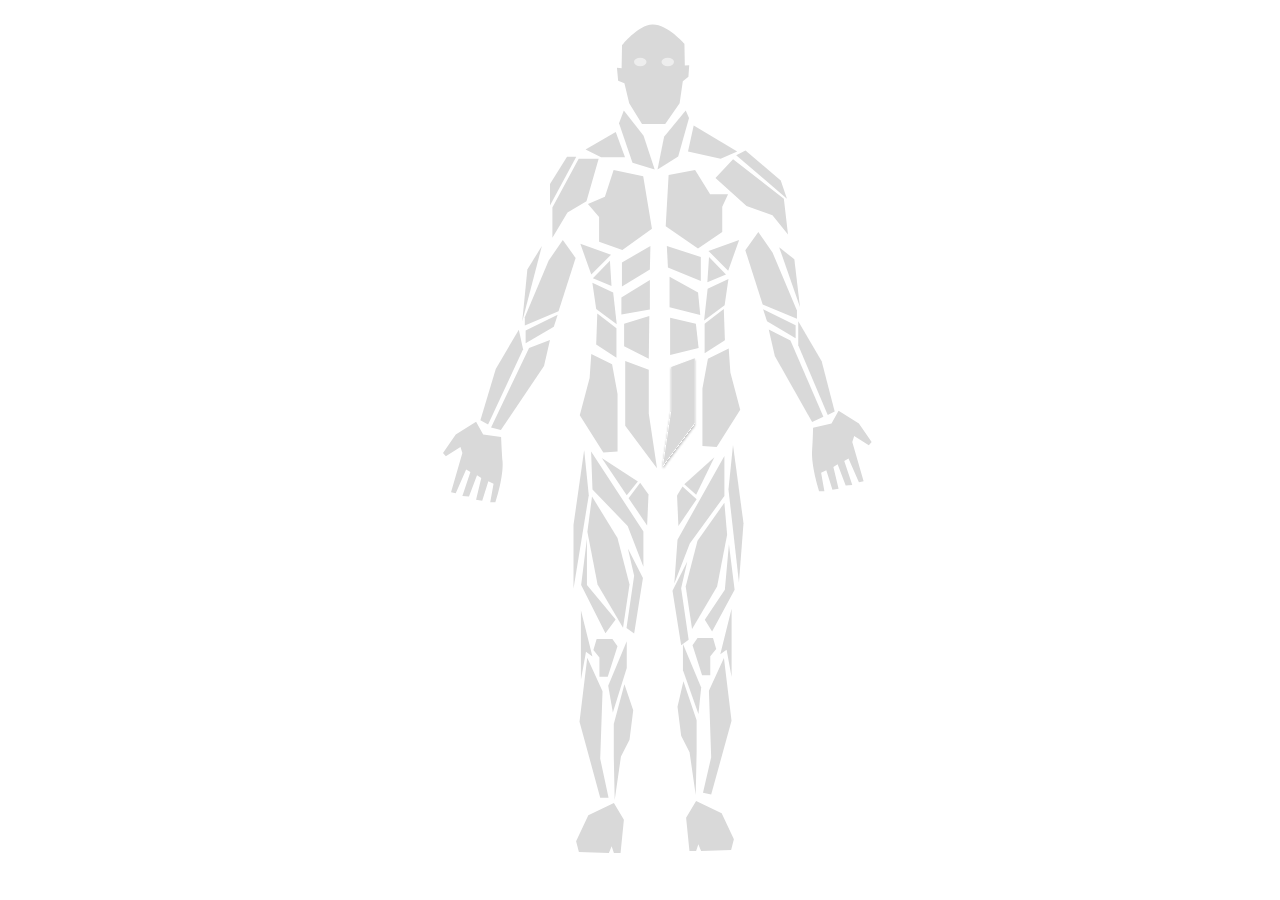
<file: index.html>
<!DOCTYPE html>
<html lang="en">
<head>
    <meta charset="UTF-8">
    <meta http-equiv="X-UA-Compatible" content="IE=edge">
    <meta name="viewport" content="width=device-width, initial-scale=1.0">
    <title>Document</title>
    <link rel="stylesheet" href="index.css">
</head>
<body>
    <div class="human-body">
        
        <svg id="head" width="80.3" height="100" viewBox="0 0 181 250" fill="none" xmlns="http://www.w3.org/2000/svg">
            <path d="M12.6756 53L11.663 110.643L0 109.49L3 142L18.663 148L30.6756 198L62.6756 250H120.676L156.676 198L164.676 143L178.676 132L180.676 103L169.676 104L168.676 49.0808C168.676 49.0808 125.105 -0.230752 88.6756 0.999954C52.7339 2.21418 12.6756 53 12.6756 53Z" fill="#D9D9D9"/>
        </svg>
            
        <svg id="orbit" width="40" height="10" viewBox="0 0 96 20" fill="none" xmlns="http://www.w3.org/2000/svg">
            <ellipse cx="15" cy="10" rx="15" ry="10" fill="#EEEEEE"/>
            <ellipse cx="81" cy="10" rx="15" ry="10" fill="#EEEEEE"/>
        </svg>

        <svg id="neck" width="70" height="80" viewBox="0 0 149 126" fill="none" xmlns="http://www.w3.org/2000/svg">
            <path d="M10.2703 0L52.2973 53.9L76 126L28.7568 111.3L0 27.3L10.2703 0Z" fill="#D9D9D9"/>
            <path d="M142 0L149 16L126 98L82 126L96 56L142 0Z" fill="#D9D9D9"/>
        </svg>

        <svg id="chest" width="150" height="80" viewBox="0 0 289 165" fill="none" xmlns="http://www.w3.org/2000/svg">
            <path d="M53 0L114 13L132 121L71 165L23 148V97L0 70L35 55L53 0Z" fill="#D9D9D9"/>
            <path d="M221 0L252 50.2069H289L277 76V128L227 162L160.407 116L166.407 10.2069L221 0Z" fill="#D9D9D9"/>
        </svg>
        
        <svg id="right-shoulder" width="75" height="110" viewBox="0 0 154 218" fill="none" xmlns="http://www.w3.org/2000/svg">
            <path d="M135 0L154 52H105L73 36L135 0Z" fill="#D9D9D9"/>
            <path d="M35 51H53.916L0 151.214V107L35 51Z" fill="#D9D9D9"/>
            <path d="M58.916 55.2145H99.916L74.916 142.214L35.916 165.214L4.91602 217.214V155.214L58.916 55.2145Z" fill="#D9D9D9"/>
        </svg>

        <svg id="right-arm" width="100" height="190" viewBox="0 0 223 445" fill="none" xmlns="http://www.w3.org/2000/svg">
            <path d="M193 0L223 42L183 167L104 200V181L160 48L193 0Z" fill="#D9D9D9"/>
            <path d="M144 14L98 191L110 69L144 14Z" fill="#D9D9D9"/>
            <path d="M181 175L172 203L106 242V212L181 175Z" fill="#D9D9D9"/>
            <path d="M90 210L100 256L18 432L0 422L36 302L90 210Z" fill="#D9D9D9"/>
            <path d="M163 234L149 295L48 445L25 439L114 253L163 234Z" fill="#D9D9D9"/>
        </svg>

        <svg id="right-hand" width="60" height="90" viewBox="0 0 127 170" fill="none" xmlns="http://www.w3.org/2000/svg">
            <path d="M70 0L85 27L123 32C123 32 124.421 62.7655 126 83C128.63 116.709 111 170 111 170H100L107 131L96 126L83 167L70 165L81 119L72 113L55 158L41 157L58 106L49 101L27 151L17 149L41 66L37 53L6 73L0 66L27 27L70 0Z" fill="#D9D9D9"/>
        </svg>

        <svg id="left-shoulder" width="100" height="110" viewBox="0 0 193 210" fill="none" xmlns="http://www.w3.org/2000/svg">
            <path d="M87 65L185 141L193 210L163 173L113 155L53 101L87 65Z" fill="#D9D9D9"/>
            <path d="M111 48L179 106L191 141L93 57L111 48Z" fill="#D9D9D9"/>
            <path d="M11 0L95 50L63 64L0 50L11 0Z" fill="#D9D9D9"/>
        </svg>

        <svg id="left-arm" width="100" height="190" viewBox="0 0 206 438" fill="none" xmlns="http://www.w3.org/2000/svg">
            <path d="M30 0L0 42L40 167L119 200V181L63 48L30 0Z" fill="#D9D9D9"/>
            <path d="M78 35L126 173L113 63L78 35Z" fill="#D9D9D9"/>
            <path d="M41 178L50 206L116 245V215L41 178Z" fill="#D9D9D9"/>
            <path d="M122 206V261L190 422L206 414L176 298L122 206Z" fill="#D9D9D9"/>
            <path d="M54 225L68 286L154 438L180 426L104 250L54 225Z" fill="#D9D9D9"/>
        </svg>
        
        <svg id="left-hand" width="60" height="170" viewBox="0 0 127 170" fill="none" xmlns="http://www.w3.org/2000/svg">
            <path d="M56.2675 0L41.2675 27L2.26746 36C2.26746 36 1.84616 62.7655 0.267456 83C-2.36253 116.709 15.2675 170 15.2675 170H26.2675L19.2675 131L30.2675 126L43.2675 167L56.2675 165L45.2675 119L54.2675 113L71.2675 158L85.2675 157L68.2675 106L77.2675 101L99.2675 151L109.267 149L85.2675 66L89.2675 53L120.267 73L126.267 66L99.2675 27L56.2675 0Z" fill="#D9D9D9"/>
        </svg>
            

        <svg id="abdomen" width="180" height="230" viewBox="0 0 293 420" fill="none" xmlns="http://www.w3.org/2000/svg">
            <path d="M129 11L128 54L77 85V41L129 11Z" fill="#D9D9D9"/>
            <path d="M128 73V127L76 136V105L128 73Z" fill="#D9D9D9"/>
            <path d="M127 139L126 217L81 194V153L127 139Z" fill="#D9D9D9"/>
            <path d="M126 237V317L141 417L83 339V221L126 237Z" fill="#D9D9D9"/>
            <g filter="url(#filter0_d_31_144)">
            <path d="M167 232V312L152 412L210 334V216L167 232Z" fill="#D9D9D9"/>
            </g>
            <path d="M159 11L221 31V75L161 50L159 11Z" fill="#D9D9D9"/>
            <path d="M164 67L216 96L220 137L164 123V67Z" fill="#D9D9D9"/>
            <path d="M212 153L217 197L165 210V142L212 153Z" fill="#D9D9D9"/>
            <path d="M57 27L21 63L1 7L57 27Z" fill="#D9D9D9"/>
            <path d="M55 38L58 84L24 70L55 38Z" fill="#D9D9D9"/>
            <path d="M61 96L67.5 154L30 126L23 78L61 96Z" fill="#D9D9D9"/>
            <path d="M67 161V215L30 191L32 134L67 161Z" fill="#D9D9D9"/>
            <path d="M59 227L69 281V386L43 388L0 320L18 252L21 208L59 227Z" fill="#D9D9D9"/>
            <path d="M235 20L271 56L291 0L235 20Z" fill="#D9D9D9"/>
            <path d="M236 31L233 77L267 63L236 31Z" fill="#D9D9D9"/>
            <path d="M233.5 89L227 147L264.5 119L271.5 71L233.5 89Z" fill="#D9D9D9"/>
            <path d="M228 153V207L265 183L263 126L228 153Z" fill="#D9D9D9"/>
            <path d="M234 217L224 271V376L250 378L293 310L275 242L272 198L234 217Z" fill="#D9D9D9"/>
            <defs>
            <filter id="filter0_d_31_144" x="148" y="216" width="66" height="204" filterUnits="userSpaceOnUse" color-interpolation-filters="sRGB">
            <feFlood flood-opacity="0" result="BackgroundImageFix"/>
            <feColorMatrix in="SourceAlpha" type="matrix" values="0 0 0 0 0 0 0 0 0 0 0 0 0 0 0 0 0 0 127 0" result="hardAlpha"/>
            <feOffset dy="4"/>
            <feGaussianBlur stdDeviation="2"/>
            <feComposite in2="hardAlpha" operator="out"/>
            <feColorMatrix type="matrix" values="0 0 0 0 0 0 0 0 0 0 0 0 0 0 0 0 0 0 0.25 0"/>
            <feBlend mode="normal" in2="BackgroundImageFix" result="effect1_dropShadow_31_144"/>
            <feBlend mode="normal" in="SourceGraphic" in2="effect1_dropShadow_31_144" result="shape"/>
            </filter>
            </defs>
        </svg>

        <svg id="right-leg" width="162" height="350" viewBox="0 0 162 756" fill="none" xmlns="http://www.w3.org/2000/svg">
            <path d="M23.0673 0L33 97.5L0 299.5V162L23.0673 0Z" fill="#D9D9D9"/>
            <path d="M38 3.5L151 176V252L117 164L41 85.5L38 3.5Z" fill="#D9D9D9"/>
            <path d="M40 100.5L95 190L121 290.5L107 384L52 290.5L30 176.5L40 100.5Z" fill="#D9D9D9"/>
            <path d="M117.5 212.5L150 276.5L131 396.5L114.5 384.5L131 271.5L117.5 212.5Z" fill="#D9D9D9"/>
            <path d="M29.0001 191.5V291.5L91.0001 366L69.0001 396L16.5315 291.5L29.0001 191.5Z" fill="#D9D9D9"/>
            <path d="M61 17.5L139 68L115 98L61 17.5Z" fill="#D9D9D9"/>
            <path d="M144 71L162 96.0333L159 163L119 104.033L144 71Z" fill="#D9D9D9"/>
            <path d="M16.0001 346L40.8465 446L27.0001 436L16 496L16.0001 346Z" fill="#D9D9D9"/>
            <path d="M50 408H84L95 424L74 490H56V448L43 432L50 408Z" fill="#D9D9D9"/>
            <path d="M115 413V471L85 567L75 509L115 413Z" fill="#D9D9D9"/>
            <path d="M29.7076 449L62.7076 521L57.7076 667L75.7076 751H57.7076L13 587L29.7076 449Z" fill="#D9D9D9"/>
            <path d="M110 506L129 562L121 626L102.5 662L89 756L87 662V592L110 506Z" fill="#D9D9D9"/>
        </svg>

        <svg id="right-foot" width="60" height="50" viewBox="0 0 86 90" fill="none" xmlns="http://www.w3.org/2000/svg">
            <path d="M68 0L86 30L80 90H68L64 78L59 90L5 88L0 69L22 22L68 0Z" fill="#D9D9D9"/>
        </svg>

        <svg id="left-leg" width="156" height="350" viewBox="0 0 156 769" fill="none" xmlns="http://www.w3.org/2000/svg">
            <path d="M132.933 0L123 97.5L146 302L156 172L132.933 0Z" fill="#D9D9D9"/>
            <path d="M114 24L11 208L4 304.5L38 216.5L114 112V24Z" fill="#D9D9D9"/>
            <path d="M114 127L55 210.5L29 311L43 404.5L98 311L120 197L114 127Z" fill="#D9D9D9"/>
            <path d="M32.5 256L-1.52588e-05 320L19 440L35.5 428L19 315L32.5 256Z" fill="#D9D9D9"/>
            <path d="M124 218L115 318L70.9999 384L86.9999 410L136.469 318L124 218Z" fill="#D9D9D9"/>
            <path d="M92 27L26 86.5L52 109.5L92 27Z" fill="#D9D9D9"/>
            <path d="M22 91L10 111.033L13 178L53 119.033L22 91Z" fill="#D9D9D9"/>
            <path d="M129.846 360L105 460L118.846 450L129.847 510L129.846 360Z" fill="#D9D9D9"/>
            <path d="M89 424H55L44 440L65 506H83V464L96 448L89 424Z" fill="#D9D9D9"/>
            <path d="M23 437V495L57 591L63 533L23 437Z" fill="#D9D9D9"/>
            <path d="M113 468L80 540L85 686L67 764L85 768L129.708 606L113 468Z" fill="#D9D9D9"/>
            <path d="M24 519L11 575L19 639L37.5 675L51 769L53 675V605L24 519Z" fill="#D9D9D9"/>
        </svg>

        <svg id="left-foot" width="60" height="50" viewBox="0 0 86 90" fill="none" xmlns="http://www.w3.org/2000/svg">
            <path d="M18 0L0 30L6 90H18L22 78L27 90L81 88L86 69L64 22L18 0Z" fill="#D9D9D9"/>
        </svg> 

    </div>
</body>
</html>
</file>
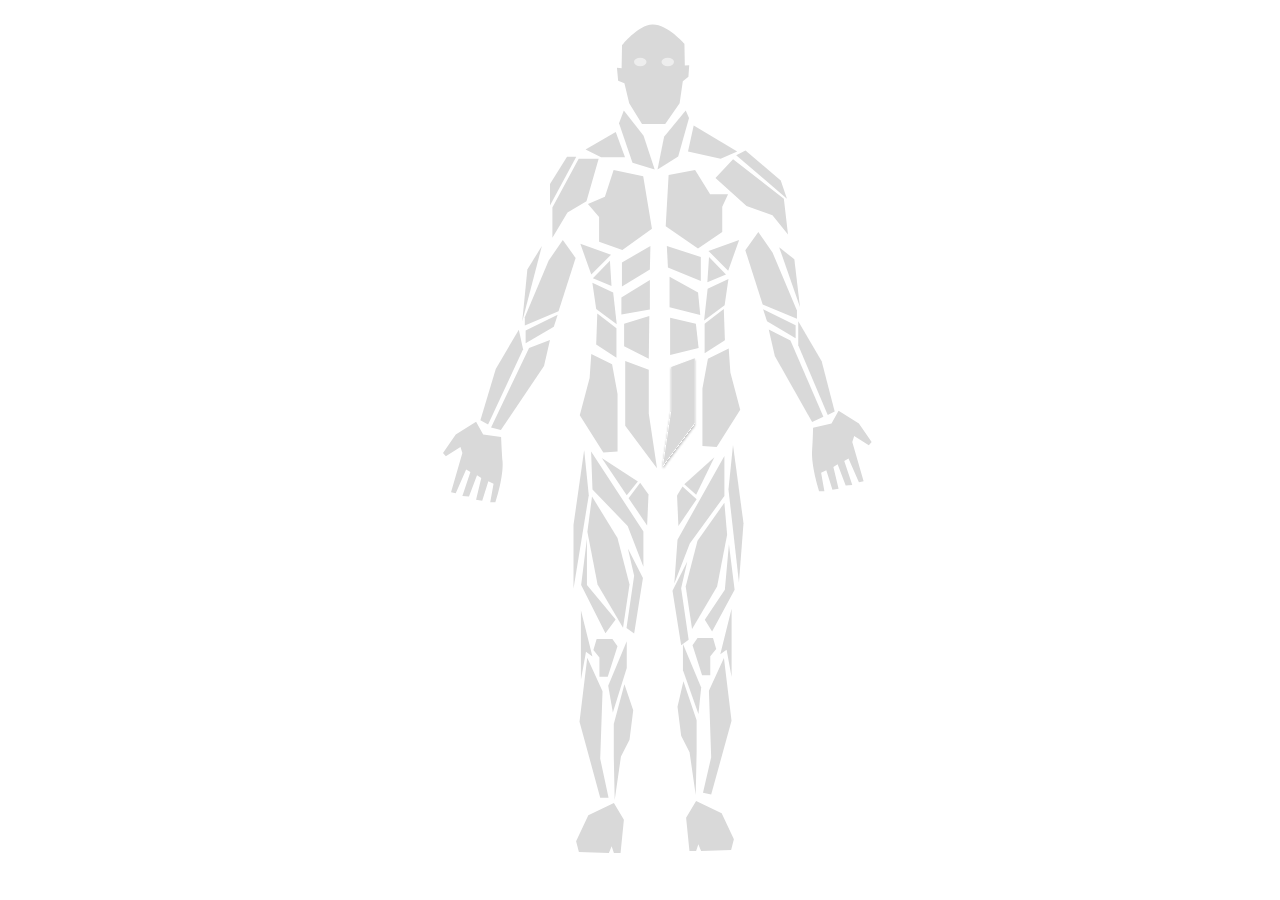
<file: adult.html>
<!DOCTYPE html>
<html lang="en">
<head>
    <meta charset="UTF-8">
    <meta http-equiv="X-UA-Compatible" content="IE=edge">
    <meta name="viewport" content="width=device-width, initial-scale=1.0">
    <title>Human Anatomy</title>
    <link rel="stylesheet" href="adult.css">
</head>
<body>
    <div class="human-body">
        
        <svg id="head" width="80.3" height="100" viewBox="0 0 181 250" fill="none" xmlns="http://www.w3.org/2000/svg">
            <path d="M12.6756 53L11.663 110.643L0 109.49L3 142L18.663 148L30.6756 198L62.6756 250H120.676L156.676 198L164.676 143L178.676 132L180.676 103L169.676 104L168.676 49.0808C168.676 49.0808 125.105 -0.230752 88.6756 0.999954C52.7339 2.21418 12.6756 53 12.6756 53Z" fill="#D9D9D9"/>
        </svg>
            
        <svg id="orbit" width="40" height="10" viewBox="0 0 96 20" fill="none" xmlns="http://www.w3.org/2000/svg">
            <ellipse cx="15" cy="10" rx="15" ry="10" fill="#EEEEEE"/>
            <ellipse cx="81" cy="10" rx="15" ry="10" fill="#EEEEEE"/>
        </svg>

        <svg id="neck" width="70" height="80" viewBox="0 0 149 126" fill="none" xmlns="http://www.w3.org/2000/svg">
            <path d="M10.2703 0L52.2973 53.9L76 126L28.7568 111.3L0 27.3L10.2703 0Z" fill="#D9D9D9"/>
            <path d="M142 0L149 16L126 98L82 126L96 56L142 0Z" fill="#D9D9D9"/>
        </svg>

        <svg id="chest" width="150" height="80" viewBox="0 0 289 165" fill="none" xmlns="http://www.w3.org/2000/svg">
            <path d="M53 0L114 13L132 121L71 165L23 148V97L0 70L35 55L53 0Z" fill="#D9D9D9"/>
            <path d="M221 0L252 50.2069H289L277 76V128L227 162L160.407 116L166.407 10.2069L221 0Z" fill="#D9D9D9"/>
        </svg>
        
        <svg id="right-shoulder" width="75" height="110" viewBox="0 0 154 218" fill="none" xmlns="http://www.w3.org/2000/svg">
            <path d="M135 0L154 52H105L73 36L135 0Z" fill="#D9D9D9"/>
            <path d="M35 51H53.916L0 151.214V107L35 51Z" fill="#D9D9D9"/>
            <path d="M58.916 55.2145H99.916L74.916 142.214L35.916 165.214L4.91602 217.214V155.214L58.916 55.2145Z" fill="#D9D9D9"/>
        </svg>

        <svg id="right-arm" width="100" height="190" viewBox="0 0 223 445" fill="none" xmlns="http://www.w3.org/2000/svg">
            <path d="M193 0L223 42L183 167L104 200V181L160 48L193 0Z" fill="#D9D9D9"/>
            <path d="M144 14L98 191L110 69L144 14Z" fill="#D9D9D9"/>
            <path d="M181 175L172 203L106 242V212L181 175Z" fill="#D9D9D9"/>
            <path d="M90 210L100 256L18 432L0 422L36 302L90 210Z" fill="#D9D9D9"/>
            <path d="M163 234L149 295L48 445L25 439L114 253L163 234Z" fill="#D9D9D9"/>
        </svg>

        <svg id="right-hand" width="60" height="90" viewBox="0 0 127 170" fill="none" xmlns="http://www.w3.org/2000/svg">
            <path d="M70 0L85 27L123 32C123 32 124.421 62.7655 126 83C128.63 116.709 111 170 111 170H100L107 131L96 126L83 167L70 165L81 119L72 113L55 158L41 157L58 106L49 101L27 151L17 149L41 66L37 53L6 73L0 66L27 27L70 0Z" fill="#D9D9D9"/>
        </svg>

        <svg id="left-shoulder" width="100" height="110" viewBox="0 0 193 210" fill="none" xmlns="http://www.w3.org/2000/svg">
            <path d="M87 65L185 141L193 210L163 173L113 155L53 101L87 65Z" fill="#D9D9D9"/>
            <path d="M111 48L179 106L191 141L93 57L111 48Z" fill="#D9D9D9"/>
            <path d="M11 0L95 50L63 64L0 50L11 0Z" fill="#D9D9D9"/>
        </svg>

        <svg id="left-arm" width="100" height="190" viewBox="0 0 206 438" fill="none" xmlns="http://www.w3.org/2000/svg">
            <path d="M30 0L0 42L40 167L119 200V181L63 48L30 0Z" fill="#D9D9D9"/>
            <path d="M78 35L126 173L113 63L78 35Z" fill="#D9D9D9"/>
            <path d="M41 178L50 206L116 245V215L41 178Z" fill="#D9D9D9"/>
            <path d="M122 206V261L190 422L206 414L176 298L122 206Z" fill="#D9D9D9"/>
            <path d="M54 225L68 286L154 438L180 426L104 250L54 225Z" fill="#D9D9D9"/>
        </svg>
        
        <svg id="left-hand" width="60" height="170" viewBox="0 0 127 170" fill="none" xmlns="http://www.w3.org/2000/svg">
            <path d="M56.2675 0L41.2675 27L2.26746 36C2.26746 36 1.84616 62.7655 0.267456 83C-2.36253 116.709 15.2675 170 15.2675 170H26.2675L19.2675 131L30.2675 126L43.2675 167L56.2675 165L45.2675 119L54.2675 113L71.2675 158L85.2675 157L68.2675 106L77.2675 101L99.2675 151L109.267 149L85.2675 66L89.2675 53L120.267 73L126.267 66L99.2675 27L56.2675 0Z" fill="#D9D9D9"/>
        </svg>
            

        <svg id="abdomen" width="180" height="230" viewBox="0 0 293 420" fill="none" xmlns="http://www.w3.org/2000/svg">
            <path d="M129 11L128 54L77 85V41L129 11Z" fill="#D9D9D9"/>
            <path d="M128 73V127L76 136V105L128 73Z" fill="#D9D9D9"/>
            <path d="M127 139L126 217L81 194V153L127 139Z" fill="#D9D9D9"/>
            <path d="M126 237V317L141 417L83 339V221L126 237Z" fill="#D9D9D9"/>
            <g filter="url(#filter0_d_31_144)">
            <path d="M167 232V312L152 412L210 334V216L167 232Z" fill="#D9D9D9"/>
            </g>
            <path d="M159 11L221 31V75L161 50L159 11Z" fill="#D9D9D9"/>
            <path d="M164 67L216 96L220 137L164 123V67Z" fill="#D9D9D9"/>
            <path d="M212 153L217 197L165 210V142L212 153Z" fill="#D9D9D9"/>
            <path d="M57 27L21 63L1 7L57 27Z" fill="#D9D9D9"/>
            <path d="M55 38L58 84L24 70L55 38Z" fill="#D9D9D9"/>
            <path d="M61 96L67.5 154L30 126L23 78L61 96Z" fill="#D9D9D9"/>
            <path d="M67 161V215L30 191L32 134L67 161Z" fill="#D9D9D9"/>
            <path d="M59 227L69 281V386L43 388L0 320L18 252L21 208L59 227Z" fill="#D9D9D9"/>
            <path d="M235 20L271 56L291 0L235 20Z" fill="#D9D9D9"/>
            <path d="M236 31L233 77L267 63L236 31Z" fill="#D9D9D9"/>
            <path d="M233.5 89L227 147L264.5 119L271.5 71L233.5 89Z" fill="#D9D9D9"/>
            <path d="M228 153V207L265 183L263 126L228 153Z" fill="#D9D9D9"/>
            <path d="M234 217L224 271V376L250 378L293 310L275 242L272 198L234 217Z" fill="#D9D9D9"/>
            <defs>
            <filter id="filter0_d_31_144" x="148" y="216" width="66" height="204" filterUnits="userSpaceOnUse" color-interpolation-filters="sRGB">
            <feFlood flood-opacity="0" result="BackgroundImageFix"/>
            <feColorMatrix in="SourceAlpha" type="matrix" values="0 0 0 0 0 0 0 0 0 0 0 0 0 0 0 0 0 0 127 0" result="hardAlpha"/>
            <feOffset dy="4"/>
            <feGaussianBlur stdDeviation="2"/>
            <feComposite in2="hardAlpha" operator="out"/>
            <feColorMatrix type="matrix" values="0 0 0 0 0 0 0 0 0 0 0 0 0 0 0 0 0 0 0.25 0"/>
            <feBlend mode="normal" in2="BackgroundImageFix" result="effect1_dropShadow_31_144"/>
            <feBlend mode="normal" in="SourceGraphic" in2="effect1_dropShadow_31_144" result="shape"/>
            </filter>
            </defs>
        </svg>

        <svg id="right-leg" width="162" height="350" viewBox="0 0 162 756" fill="none" xmlns="http://www.w3.org/2000/svg">
            <path d="M23.0673 0L33 97.5L0 299.5V162L23.0673 0Z" fill="#D9D9D9"/>
            <path d="M38 3.5L151 176V252L117 164L41 85.5L38 3.5Z" fill="#D9D9D9"/>
            <path d="M40 100.5L95 190L121 290.5L107 384L52 290.5L30 176.5L40 100.5Z" fill="#D9D9D9"/>
            <path d="M117.5 212.5L150 276.5L131 396.5L114.5 384.5L131 271.5L117.5 212.5Z" fill="#D9D9D9"/>
            <path d="M29.0001 191.5V291.5L91.0001 366L69.0001 396L16.5315 291.5L29.0001 191.5Z" fill="#D9D9D9"/>
            <path d="M61 17.5L139 68L115 98L61 17.5Z" fill="#D9D9D9"/>
            <path d="M144 71L162 96.0333L159 163L119 104.033L144 71Z" fill="#D9D9D9"/>
            <path d="M16.0001 346L40.8465 446L27.0001 436L16 496L16.0001 346Z" fill="#D9D9D9"/>
            <path d="M50 408H84L95 424L74 490H56V448L43 432L50 408Z" fill="#D9D9D9"/>
            <path d="M115 413V471L85 567L75 509L115 413Z" fill="#D9D9D9"/>
            <path d="M29.7076 449L62.7076 521L57.7076 667L75.7076 751H57.7076L13 587L29.7076 449Z" fill="#D9D9D9"/>
            <path d="M110 506L129 562L121 626L102.5 662L89 756L87 662V592L110 506Z" fill="#D9D9D9"/>
        </svg>

        <svg id="right-foot" width="60" height="50" viewBox="0 0 86 90" fill="none" xmlns="http://www.w3.org/2000/svg">
            <path d="M68 0L86 30L80 90H68L64 78L59 90L5 88L0 69L22 22L68 0Z" fill="#D9D9D9"/>
        </svg>

        <svg id="left-leg" width="156" height="350" viewBox="0 0 156 769" fill="none" xmlns="http://www.w3.org/2000/svg">
            <path d="M132.933 0L123 97.5L146 302L156 172L132.933 0Z" fill="#D9D9D9"/>
            <path d="M114 24L11 208L4 304.5L38 216.5L114 112V24Z" fill="#D9D9D9"/>
            <path d="M114 127L55 210.5L29 311L43 404.5L98 311L120 197L114 127Z" fill="#D9D9D9"/>
            <path d="M32.5 256L-1.52588e-05 320L19 440L35.5 428L19 315L32.5 256Z" fill="#D9D9D9"/>
            <path d="M124 218L115 318L70.9999 384L86.9999 410L136.469 318L124 218Z" fill="#D9D9D9"/>
            <path d="M92 27L26 86.5L52 109.5L92 27Z" fill="#D9D9D9"/>
            <path d="M22 91L10 111.033L13 178L53 119.033L22 91Z" fill="#D9D9D9"/>
            <path d="M129.846 360L105 460L118.846 450L129.847 510L129.846 360Z" fill="#D9D9D9"/>
            <path d="M89 424H55L44 440L65 506H83V464L96 448L89 424Z" fill="#D9D9D9"/>
            <path d="M23 437V495L57 591L63 533L23 437Z" fill="#D9D9D9"/>
            <path d="M113 468L80 540L85 686L67 764L85 768L129.708 606L113 468Z" fill="#D9D9D9"/>
            <path d="M24 519L11 575L19 639L37.5 675L51 769L53 675V605L24 519Z" fill="#D9D9D9"/>
        </svg>

        <svg id="left-foot" width="60" height="50" viewBox="0 0 86 90" fill="none" xmlns="http://www.w3.org/2000/svg">
            <path d="M18 0L0 30L6 90H18L22 78L27 90L81 88L86 69L64 22L18 0Z" fill="#D9D9D9"/>
        </svg> 

    </div>
</body>
</html>
</file>
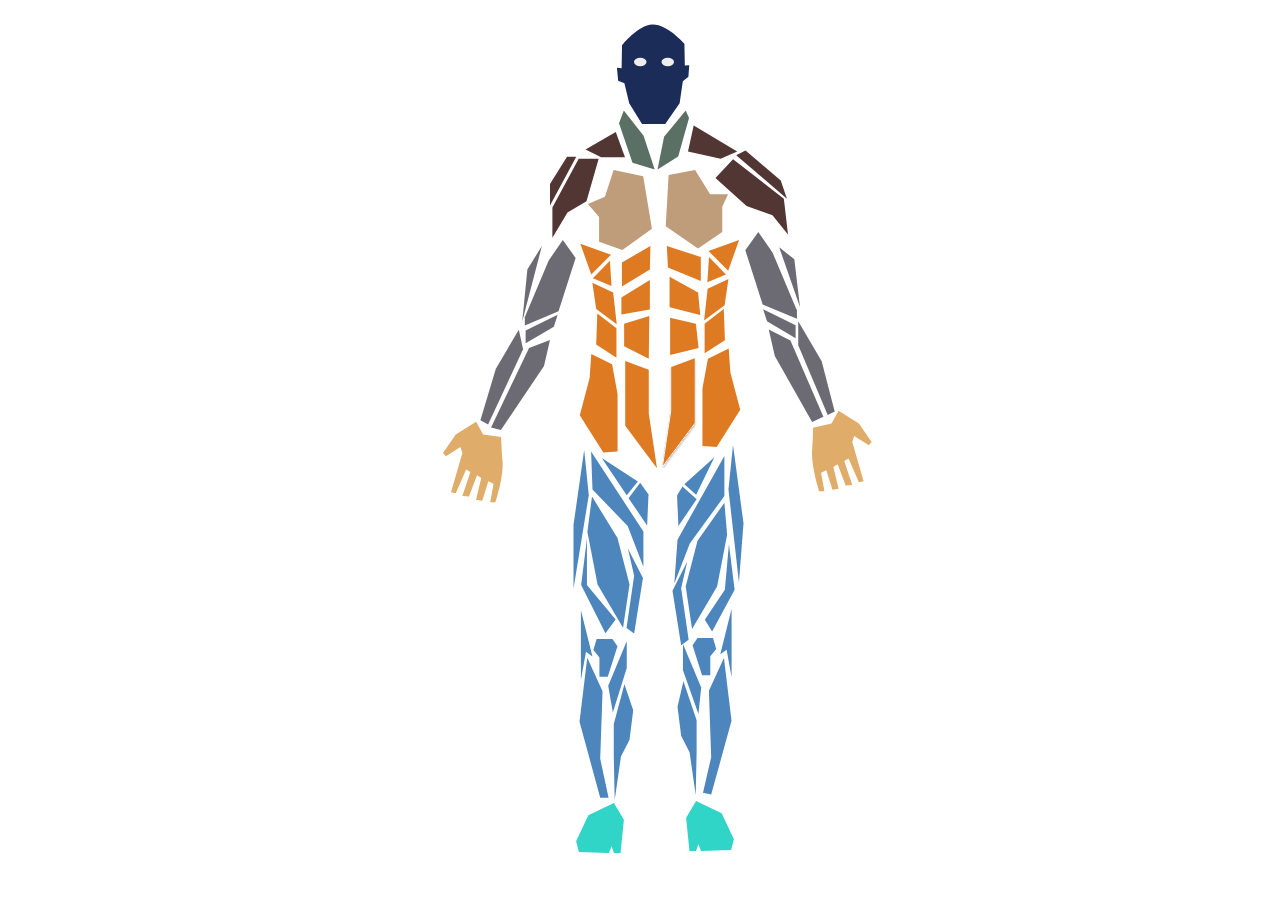
<file: colored/adult.html>
<!DOCTYPE html>
<html lang="en">
<head>
    <meta charset="UTF-8">
    <meta http-equiv="X-UA-Compatible" content="IE=edge">
    <meta name="viewport" content="width=device-width, initial-scale=1.0">
    <title>Human Anatomy</title>
    <link rel="stylesheet" href="../adult.css">
</head>
<body>
    <div class="human-body">
        
        <svg id="head" width="80.3" height="100" viewBox="0 0 181 250" fill="none" xmlns="http://www.w3.org/2000/svg">
            <path d="M12.6756 53L11.663 110.643L0 109.49L3 142L18.663 148L30.6756 198L62.6756 250H120.676L156.676 198L164.676 143L178.676 132L180.676 103L169.676 104L168.676 49.0808C168.676 49.0808 125.105 -0.230752 88.6756 0.999954C52.7339 2.21418 12.6756 53 12.6756 53Z" fill="#1c2c58"/>
        </svg>
            
        <svg id="orbit" width="40" height="10" viewBox="0 0 96 20" fill="none" xmlns="http://www.w3.org/2000/svg">
            <ellipse cx="15" cy="10" rx="15" ry="10" fill="#EEEEEE"/>
            <ellipse cx="81" cy="10" rx="15" ry="10" fill="#EEEEEE"/>
        </svg>

        <svg id="neck" width="70" height="80" viewBox="0 0 149 126" fill="none" xmlns="http://www.w3.org/2000/svg">
            <path d="M10.2703 0L52.2973 53.9L76 126L28.7568 111.3L0 27.3L10.2703 0Z" fill="#5B7065"/>
            <path d="M142 0L149 16L126 98L82 126L96 56L142 0Z" fill="#5B7065"/>
        </svg>

        <svg id="chest" width="150" height="80" viewBox="0 0 289 165" fill="none" xmlns="http://www.w3.org/2000/svg">
            <path d="M53 0L114 13L132 121L71 165L23 148V97L0 70L35 55L53 0Z" fill="#BF9D7A"/>
            <path d="M221 0L252 50.2069H289L277 76V128L227 162L160.407 116L166.407 10.2069L221 0Z" fill="#BF9D7A"/>
        </svg>
        
        <svg id="right-shoulder" width="75" height="110" viewBox="0 0 154 218" fill="none" xmlns="http://www.w3.org/2000/svg">
            <path d="M135 0L154 52H105L73 36L135 0Z" fill="#523634"/>
            <path d="M35 51H53.916L0 151.214V107L35 51Z" fill="#523634"/>
            <path d="M58.916 55.2145H99.916L74.916 142.214L35.916 165.214L4.91602 217.214V155.214L58.916 55.2145Z" fill="#523634"/>
        </svg>

        <svg id="right-arm" width="100" height="190" viewBox="0 0 223 445" fill="none" xmlns="http://www.w3.org/2000/svg">
            <path d="M193 0L223 42L183 167L104 200V181L160 48L193 0Z" fill="#6C6B74"/>
            <path d="M144 14L98 191L110 69L144 14Z" fill="#6C6B74"/>
            <path d="M181 175L172 203L106 242V212L181 175Z" fill="#6C6B74"/>
            <path d="M90 210L100 256L18 432L0 422L36 302L90 210Z" fill="#6C6B74"/>
            <path d="M163 234L149 295L48 445L25 439L114 253L163 234Z" fill="#6C6B74"/>
        </svg>

        <svg id="right-hand" width="60" height="90" viewBox="0 0 127 170" fill="none" xmlns="http://www.w3.org/2000/svg">
            <path d="M70 0L85 27L123 32C123 32 124.421 62.7655 126 83C128.63 116.709 111 170 111 170H100L107 131L96 126L83 167L70 165L81 119L72 113L55 158L41 157L58 106L49 101L27 151L17 149L41 66L37 53L6 73L0 66L27 27L70 0Z" fill="#E0AC69"/>
        </svg>

        <svg id="left-shoulder" width="100" height="110" viewBox="0 0 193 210" fill="none" xmlns="http://www.w3.org/2000/svg">
            <path d="M87 65L185 141L193 210L163 173L113 155L53 101L87 65Z" fill="#523634"/>
            <path d="M111 48L179 106L191 141L93 57L111 48Z" fill="#523634"/>
            <path d="M11 0L95 50L63 64L0 50L11 0Z" fill="#523634"/>
        </svg>

        <svg id="left-arm" width="100" height="190" viewBox="0 0 206 438" fill="none" xmlns="http://www.w3.org/2000/svg">
            <path d="M30 0L0 42L40 167L119 200V181L63 48L30 0Z" fill="#6C6B74"/>
            <path d="M78 35L126 173L113 63L78 35Z" fill="#6C6B74"/>
            <path d="M41 178L50 206L116 245V215L41 178Z" fill="#6C6B74"/>
            <path d="M122 206V261L190 422L206 414L176 298L122 206Z" fill="#6C6B74"/>
            <path d="M54 225L68 286L154 438L180 426L104 250L54 225Z" fill="#6C6B74"/>
        </svg>
        
        <svg id="left-hand" width="60" height="170" viewBox="0 0 127 170" fill="none" xmlns="http://www.w3.org/2000/svg">
            <path d="M56.2675 0L41.2675 27L2.26746 36C2.26746 36 1.84616 62.7655 0.267456 83C-2.36253 116.709 15.2675 170 15.2675 170H26.2675L19.2675 131L30.2675 126L43.2675 167L56.2675 165L45.2675 119L54.2675 113L71.2675 158L85.2675 157L68.2675 106L77.2675 101L99.2675 151L109.267 149L85.2675 66L89.2675 53L120.267 73L126.267 66L99.2675 27L56.2675 0Z" fill="#E0AC69"/>
        </svg>
            

        <svg id="abdomen" width="180" height="230" viewBox="0 0 293 420" fill="none" xmlns="http://www.w3.org/2000/svg">
            <path d="M129 11L128 54L77 85V41L129 11Z" fill="#DE7A22"/>
            <path d="M128 73V127L76 136V105L128 73Z" fill="#DE7A22"/>
            <path d="M127 139L126 217L81 194V153L127 139Z" fill="#DE7A22"/>
            <path d="M126 237V317L141 417L83 339V221L126 237Z" fill="#DE7A22"/>
            <g filter="url(#filter0_d_31_144)">
            <path d="M167 232V312L152 412L210 334V216L167 232Z" fill="#DE7A22"/>
            </g>
            <path d="M159 11L221 31V75L161 50L159 11Z" fill="#DE7A22"/>
            <path d="M164 67L216 96L220 137L164 123V67Z" fill="#DE7A22"/>
            <path d="M212 153L217 197L165 210V142L212 153Z" fill="#DE7A22"/>
            <path d="M57 27L21 63L1 7L57 27Z" fill="#DE7A22"/>
            <path d="M55 38L58 84L24 70L55 38Z" fill="#DE7A22"/>
            <path d="M61 96L67.5 154L30 126L23 78L61 96Z" fill="#DE7A22"/>
            <path d="M67 161V215L30 191L32 134L67 161Z" fill="#DE7A22"/>
            <path d="M59 227L69 281V386L43 388L0 320L18 252L21 208L59 227Z" fill="#DE7A22"/>
            <path d="M235 20L271 56L291 0L235 20Z" fill="#DE7A22"/>
            <path d="M236 31L233 77L267 63L236 31Z" fill="#DE7A22"/>
            <path d="M233.5 89L227 147L264.5 119L271.5 71L233.5 89Z" fill="#DE7A22"/>
            <path d="M228 153V207L265 183L263 126L228 153Z" fill="#DE7A22"/>
            <path d="M234 217L224 271V376L250 378L293 310L275 242L272 198L234 217Z" fill="#DE7A22"/>
            <defs>
            <filter id="filter0_d_31_144" x="148" y="216" width="66" height="204" filterUnits="userSpaceOnUse" color-interpolation-filters="sRGB">
            <feFlood flood-opacity="0" result="BackgroundImageFix"/>
            <feColorMatrix in="SourceAlpha" type="matrix" values="0 0 0 0 0 0 0 0 0 0 0 0 0 0 0 0 0 0 127 0" result="hardAlpha"/>
            <feOffset dy="4"/>
            <feGaussianBlur stdDeviation="2"/>
            <feComposite in2="hardAlpha" operator="out"/>
            <feColorMatrix type="matrix" values="0 0 0 0 0 0 0 0 0 0 0 0 0 0 0 0 0 0 0.25 0"/>
            <feBlend mode="normal" in2="BackgroundImageFix" result="effect1_dropShadow_31_144"/>
            <feBlend mode="normal" in="SourceGraphic" in2="effect1_dropShadow_31_144" result="shape"/>
            </filter>
            </defs>
        </svg>

        <svg id="right-leg" width="162" height="350" viewBox="0 0 162 756" fill="none" xmlns="http://www.w3.org/2000/svg">
            <path d="M23.0673 0L33 97.5L0 299.5V162L23.0673 0Z" fill="#4D85BD"/>
            <path d="M38 3.5L151 176V252L117 164L41 85.5L38 3.5Z" fill="#4D85BD"/>
            <path d="M40 100.5L95 190L121 290.5L107 384L52 290.5L30 176.5L40 100.5Z" fill="#4D85BD"/>
            <path d="M117.5 212.5L150 276.5L131 396.5L114.5 384.5L131 271.5L117.5 212.5Z" fill="#4D85BD"/>
            <path d="M29.0001 191.5V291.5L91.0001 366L69.0001 396L16.5315 291.5L29.0001 191.5Z" fill="#4D85BD"/>
            <path d="M61 17.5L139 68L115 98L61 17.5Z" fill="#4D85BD"/>
            <path d="M144 71L162 96.0333L159 163L119 104.033L144 71Z" fill="#4D85BD"/>
            <path d="M16.0001 346L40.8465 446L27.0001 436L16 496L16.0001 346Z" fill="#4D85BD"/>
            <path d="M50 408H84L95 424L74 490H56V448L43 432L50 408Z" fill="#4D85BD"/>
            <path d="M115 413V471L85 567L75 509L115 413Z" fill="#4D85BD"/>
            <path d="M29.7076 449L62.7076 521L57.7076 667L75.7076 751H57.7076L13 587L29.7076 449Z" fill="#4D85BD"/>
            <path d="M110 506L129 562L121 626L102.5 662L89 756L87 662V592L110 506Z" fill="#4D85BD"/>
        </svg>

        <svg id="right-foot" width="60" height="50" viewBox="0 0 86 90" fill="none" xmlns="http://www.w3.org/2000/svg">
            <path d="M68 0L86 30L80 90H68L64 78L59 90L5 88L0 69L22 22L68 0Z" fill="#30D5C8"/>
        </svg>

        <svg id="left-leg" width="156" height="350" viewBox="0 0 156 769" fill="none" xmlns="http://www.w3.org/2000/svg">
            <path d="M132.933 0L123 97.5L146 302L156 172L132.933 0Z" fill="#4D85BD"/>
            <path d="M114 24L11 208L4 304.5L38 216.5L114 112V24Z" fill="#4D85BD"/>
            <path d="M114 127L55 210.5L29 311L43 404.5L98 311L120 197L114 127Z" fill="#4D85BD"/>
            <path d="M32.5 256L-1.52588e-05 320L19 440L35.5 428L19 315L32.5 256Z" fill="#4D85BD"/>
            <path d="M124 218L115 318L70.9999 384L86.9999 410L136.469 318L124 218Z" fill="#4D85BD"/>
            <path d="M92 27L26 86.5L52 109.5L92 27Z" fill="#4D85BD"/>
            <path d="M22 91L10 111.033L13 178L53 119.033L22 91Z" fill="#4D85BD"/>
            <path d="M129.846 360L105 460L118.846 450L129.847 510L129.846 360Z" fill="#4D85BD"/>
            <path d="M89 424H55L44 440L65 506H83V464L96 448L89 424Z" fill="#4D85BD"/>
            <path d="M23 437V495L57 591L63 533L23 437Z" fill="#4D85BD"/>
            <path d="M113 468L80 540L85 686L67 764L85 768L129.708 606L113 468Z" fill="#4D85BD"/>
            <path d="M24 519L11 575L19 639L37.5 675L51 769L53 675V605L24 519Z" fill="#4D85BD"/>
        </svg>

        <svg id="left-foot" width="60" height="50" viewBox="0 0 86 90" fill="none" xmlns="http://www.w3.org/2000/svg">
            <path d="M18 0L0 30L6 90H18L22 78L27 90L81 88L86 69L64 22L18 0Z" fill="#30D5C8"/>
        </svg> 

    </div>
</body>
</html>
</file>
<file: index.css>
.human-body {
    position: relative;
    display: block;
    margin: 30px auto;
}

.human-body svg:hover {
    cursor: pointer;
}

.human-body svg:hover path {
    fill: #ff7d16;
}

.human-body svg {
    position: absolute;
    left: 50%;
    fill: #57c9d5;
}

.human-body svg#head {
    margin-left: -27px;
    top: -6px;
}

.human-body svg#orbit {
    margin-left: -6px;
    top: 27px;
}

.human-body svg#neck {
    margin-left: -21px;
    top: 70px;
}

.human-body svg#chest {
    margin-left: -57px;
    top: 140px;
}

.human-body svg#right-shoulder {
    margin-left: -90px;
    top: 100px;
}

.human-body svg#right-arm {
    margin-left: -162px;
    top: 210px;
}

.human-body svg#right-hand {
    margin-left: -197px;
    top: 387px;
}

.human-body svg#left-shoulder {
    margin-left: 48px;
    top: 95px;
}

.human-body svg#left-arm {
    margin-left: 100px;
    top: 202px;
}

.human-body svg#left-hand {
    margin-left: 172px;
    top: 336px;
}

.human-body svg#abdomen {
    margin-left: -70px;
    top: 210px;
}

.human-body svg#right-leg {
    margin-left: -110px;
    top: 420px;
    z-index: 9999;
}

.human-body svg#right-foot {
    margin-left: -70px;
    top: 773px;
}

.human-body svg#left-leg {
    margin-left: -10px;
    top: 415px;
    z-index: 9999;
}

.human-body svg#left-foot {
    margin-left: 40px;
    top: 771px;
}

.human-body svg:hover ellipse {
    fill: #ff7d16;
}
</file>
<file: adult.css>
.human-body {
    position: relative;
    display: block;
    margin: 30px auto;
}

.human-body svg:hover {
    cursor: pointer;
}

.human-body svg:hover path {
    fill: #f14d49;
}

.human-body svg {
    position: absolute;
    left: 50%;
}

.human-body svg#head {
    margin-left: -27px;
    top: -6px;
}

.human-body svg#orbit {
    margin-left: -6px;
    top: 27px;
}

.human-body svg#neck {
    margin-left: -21px;
    top: 70px;
}

.human-body svg#chest {
    margin-left: -57px;
    top: 140px;
}

.human-body svg#right-shoulder {
    margin-left: -90px;
    top: 100px;
}

.human-body svg#right-arm {
    margin-left: -162px;
    top: 210px;
}

.human-body svg#right-hand {
    margin-left: -197px;
    top: 387px;
}

.human-body svg#left-shoulder {
    margin-left: 48px;
    top: 95px;
}

.human-body svg#left-arm {
    margin-left: 100px;
    top: 202px;
}

.human-body svg#left-hand {
    margin-left: 172px;
    top: 336px;
}

.human-body svg#abdomen {
    margin-left: -70px;
    top: 210px;
}

.human-body svg#right-leg {
    margin-left: -110px;
    top: 420px;
    z-index: 9999;
}

.human-body svg#right-foot {
    margin-left: -70px;
    top: 773px;
}

.human-body svg#left-leg {
    margin-left: -10px;
    top: 415px;
    z-index: 9999;
}

.human-body svg#left-foot {
    margin-left: 40px;
    top: 771px;
}

.human-body svg:hover ellipse {
    fill: #f14d49;
}
</file>
